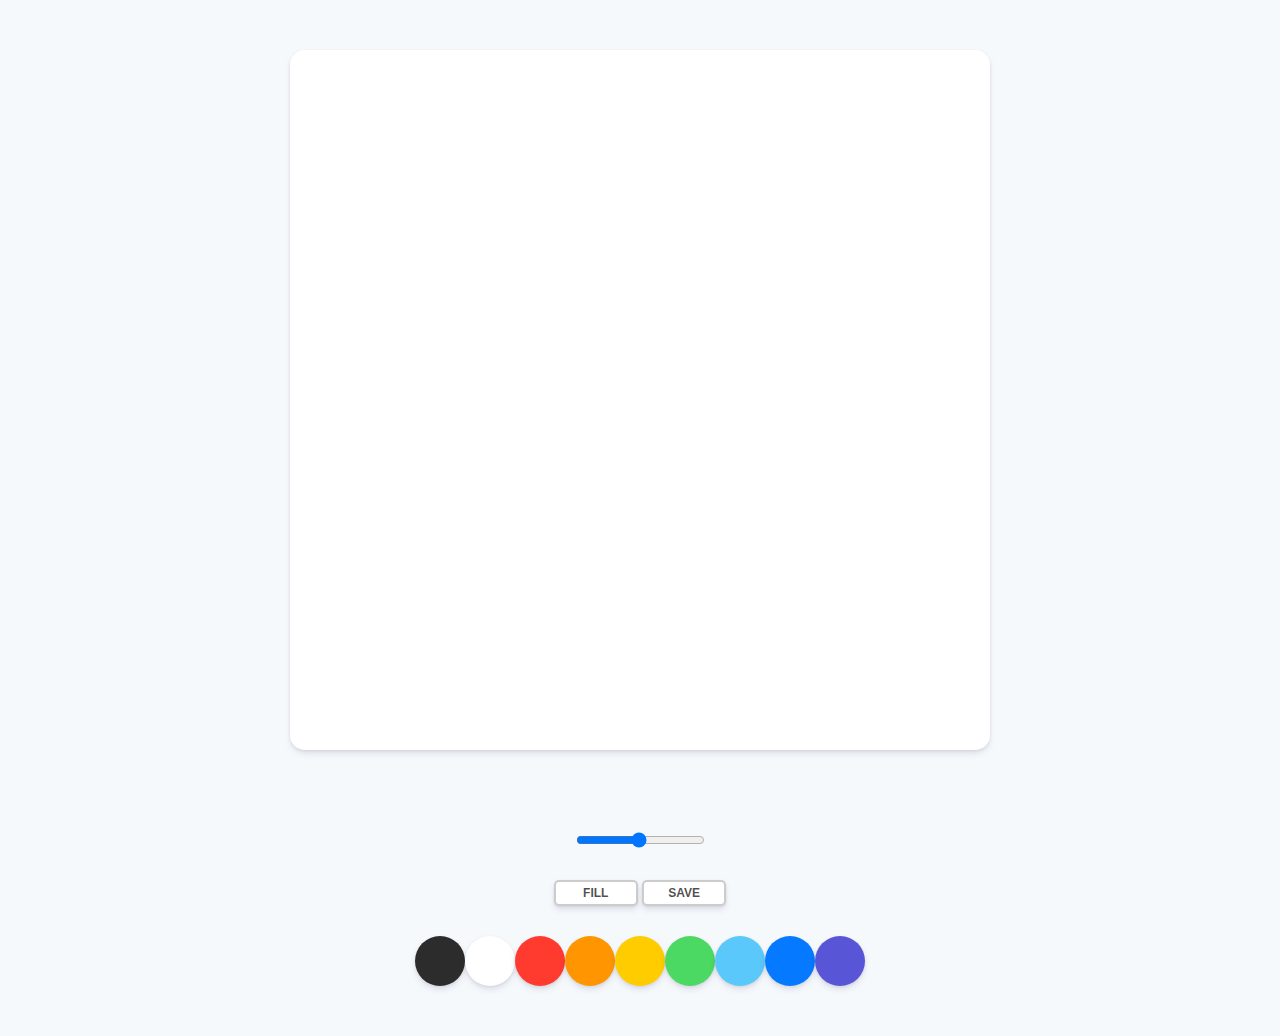
<file: assignment10_painting-board/index.html>
<html lang="en">
<head>
    <meta charset="UTF-8">
    <meta name="viewport" content="width=device-width, initial-scale=1.0">
    <meta http-equiv="X-UA-Compatible" content="ie=edge">
    <link rel="stylesheet" href="styles.css">
    <title>PaintJS</title>
</head>
<body>
    <canvas id="jsCanvas" class="canvas"></canvas>
    <div class="controls">
        <div class="controls_range">
            <input 
            type="range" 
            id="jsRange" 
            min="0.1" 
            max="5.0" 
            value="2.5" 
            step="0.1">
        </div>
        <div class="controls_btns">
            <button id="jsMode">Fill</button>
            <button id="jsSave">Save</button>
        </div>
        <div class="controls_colors" id="colors">
            <div class="controls_color jsColor" style="background-color:#2c2c2c"></div>
            <div class="controls_color jsColor" style="background-color: white"></div>
            <div class="controls_color jsColor" style="background-color:#FF3B30"></div>
            <div class="controls_color jsColor" style="background-color:#FF9500"></div>
            <div class="controls_color jsColor" style="background-color:#FFCC00"></div>
            <div class="controls_color jsColor" style="background-color:#4CD963"></div>
            <div class="controls_color jsColor" style="background-color:#5AC8FA"></div>
            <div class="controls_color jsColor" style="background-color:#0579FF"></div>
            <div class="controls_color jsColor" style="background-color:#5856D6"></div>
        </div>
    </div>
    <script src="app.js"></script>
</body>
</html>
</file>
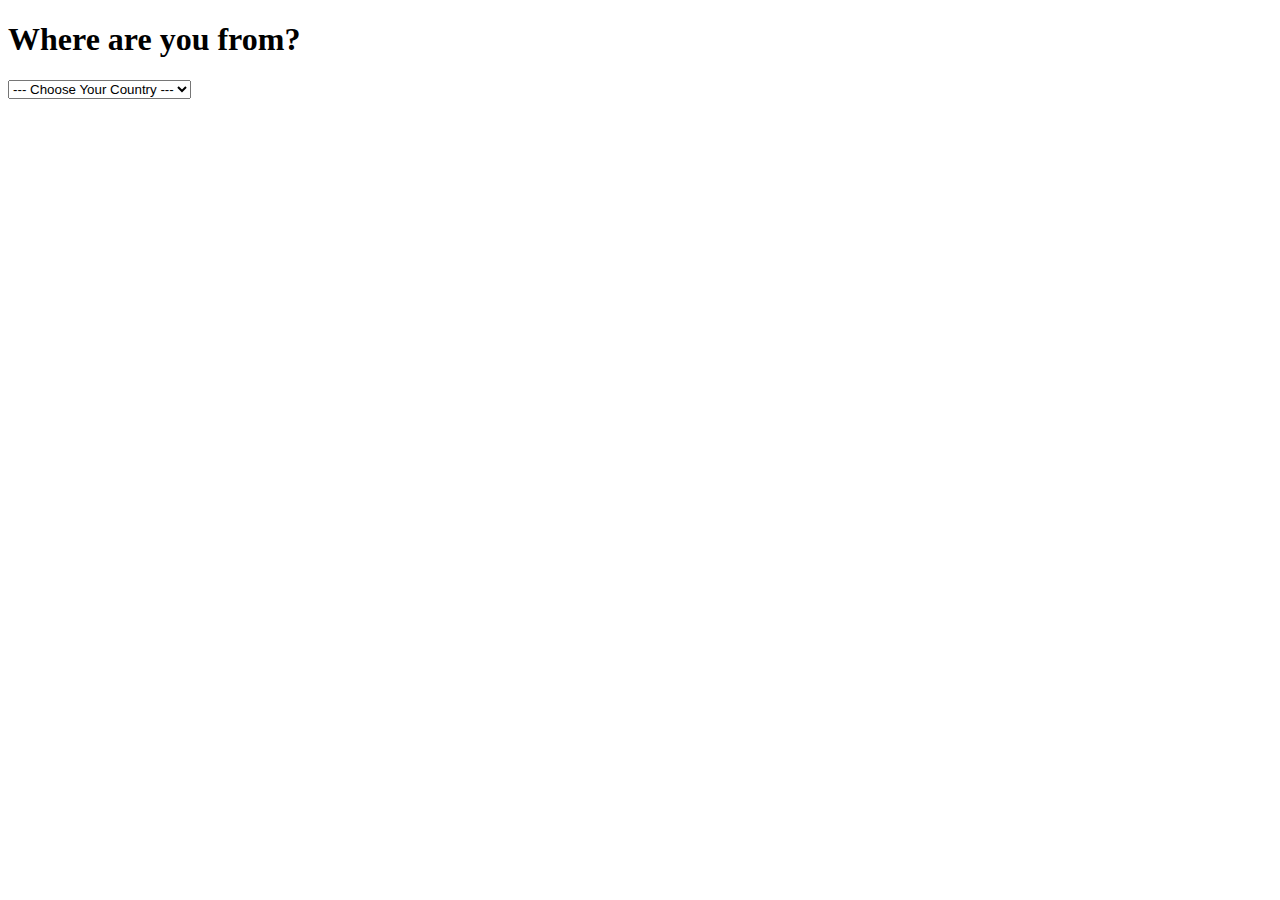
<file: assignment4/index.html>
<!DOCTYPE html>
<html>
  <head>
    <title>Parcel Sandbox</title>
    <meta charset="UTF-8" />
  </head>
  <body>
    <h1>Where are you from?</h1>
    <select class="js-select">
      <option value="NONE">--- Choose Your Country ---</option>
      <option value="KR">Korea</option>
      <option value="GR">Greece</option>
      <option value="TR">Turkey</option>
      <option value="FI">Finland</option>
    </select>
    <script src="./js.js"></script>
  </body>
</html>
</file>
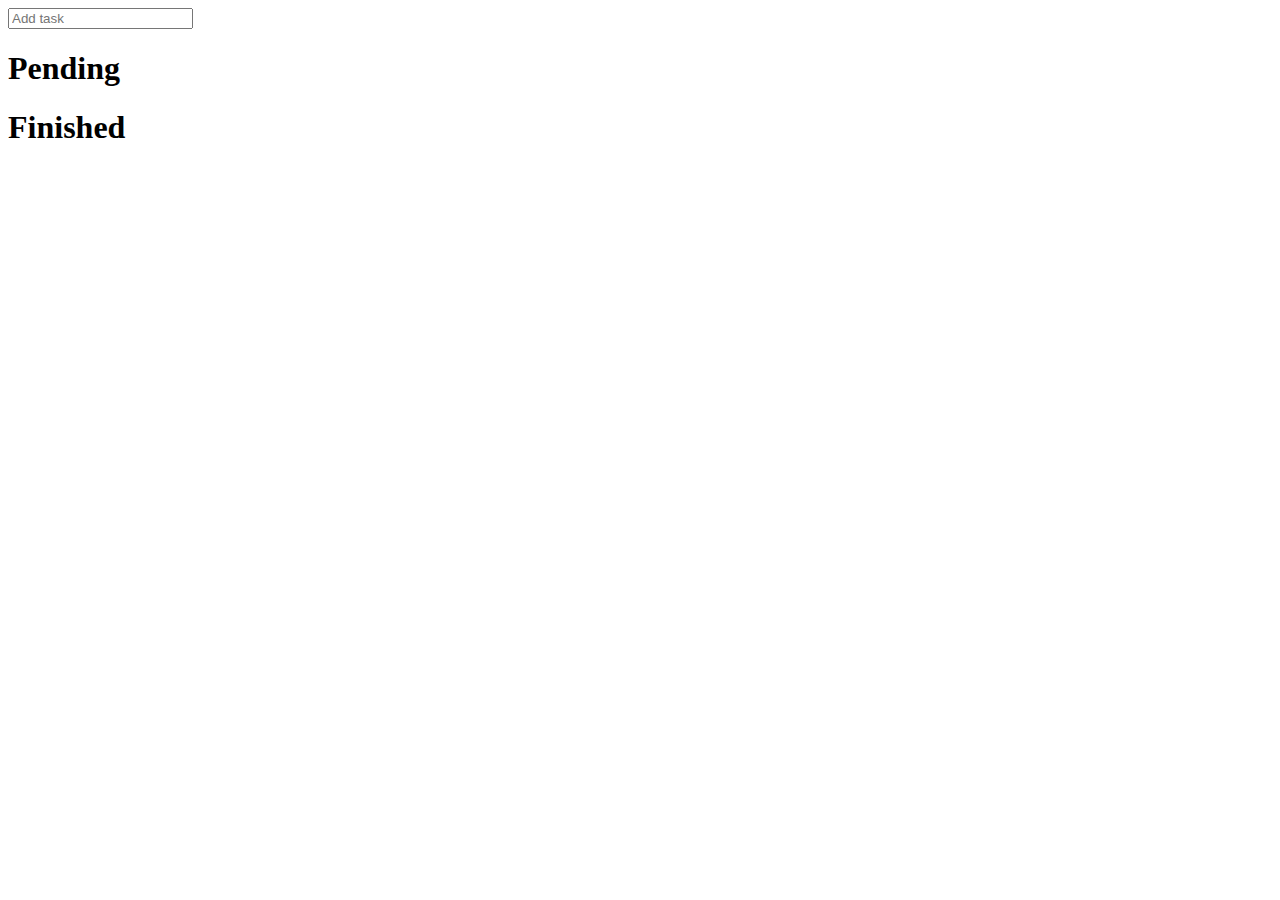
<file: assignment5/index.html>
<!DOCTYPE html>
<html>
  <head>
    <title>Parcel Sandbox</title>
    <meta charset="UTF-8" />
  </head>

  <body>
    
    <form class ="js-form">
        <input type="text" placeholder="Add task"/>
    </form>
    <h1>Pending</h1>
    <ul class="js-pending_list">
            
    </ul>
    <h1>Finished</h1>
    <ul class="js-finished_list">
            
    </ul>
    <script src="./js.js"></script>
  </body>
</html>
</file>
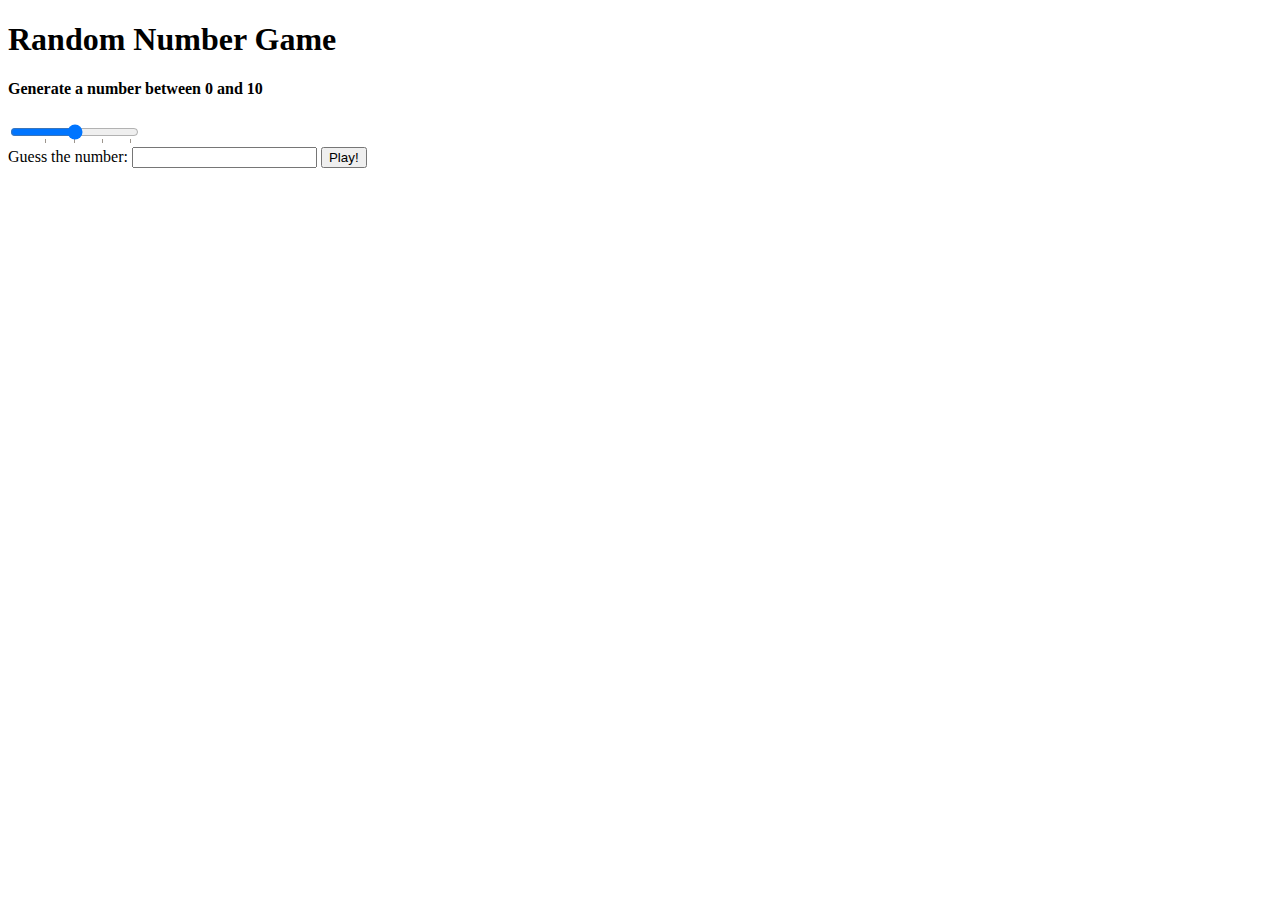
<file: assignment6/index.html>
<!DOCTYPE html>
<html lang="en">
<head>
    <meta charset="UTF-8">
    <meta name="viewport" content="width=device-width, initial-scale=1.0">
    <title>Document</title>
    <link rel="stylesheet" href="style.css">
</head>
<body>
    <h1>Random Number Game</h1>
    <h4>Generate a number between 0 and
        <span class="rangeValue">10</span>
    </h4> 
    <input class="range" type="range" min="0" max="200" list="tickmarks"/>
    <datalist id="tickmarks">
        <option value="50"></option>
        <option value="100"></option>
        <option value="150"></option>
        <option value="200"></option>
    </datalist>
    <div>
        <span >Guess the number:</span>
        <form class="form">
            <input class="myValue" type="number"/>
            <input class="submit" type="submit" value="Play!"/>    
        </form>
        <p></p>
        <span class="result"></span>
    </div>
    <script src="js.js"></script>
</body>
</html>
</file>
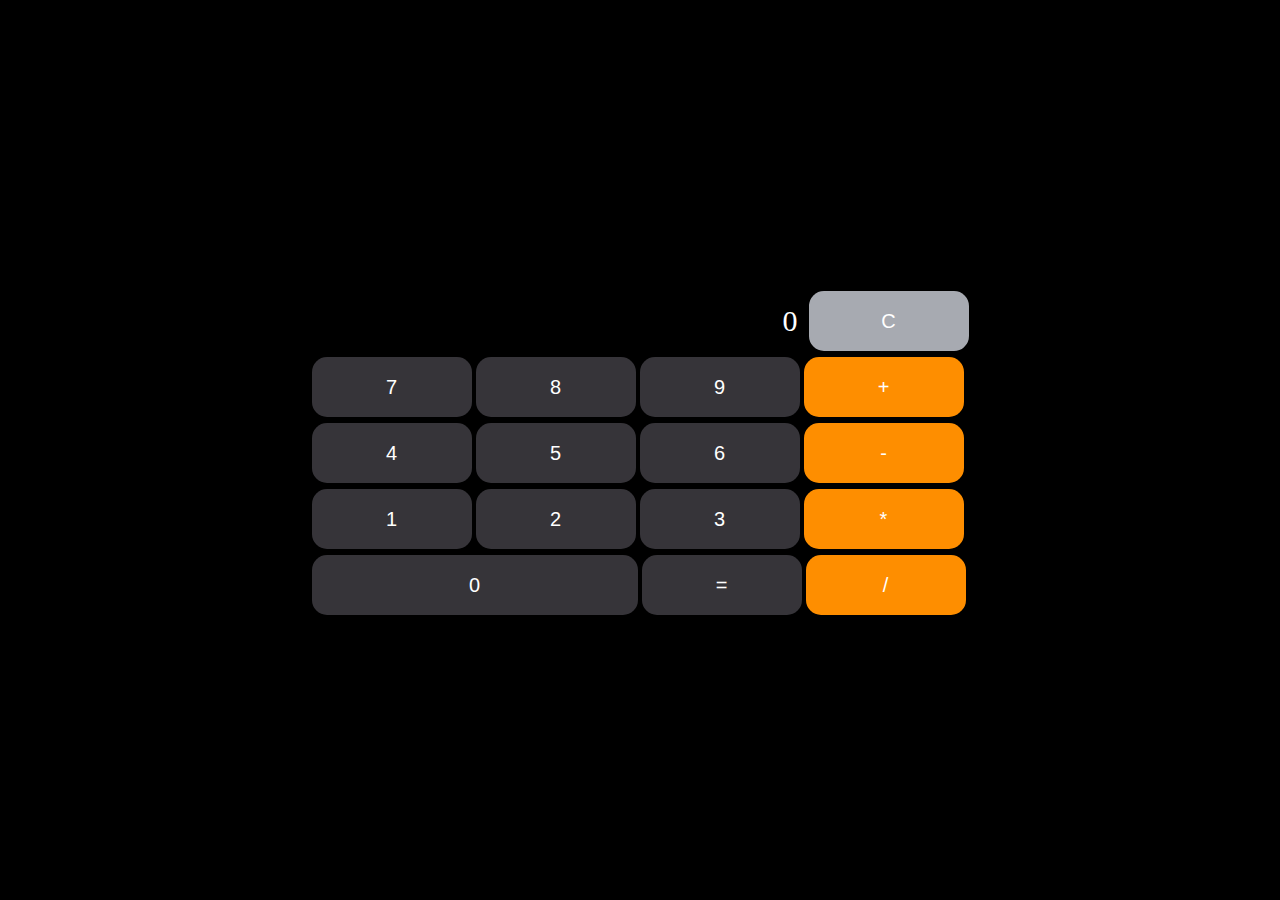
<file: assignment9_calculator/index.html>
<!DOCTYPE html>
<html lang="en">
<head>
    <meta charset="UTF-8">
    <meta name="viewport" content="width=device-width, initial-scale=1.0">
    <title>Document</title>
    <link rel="stylesheet" href="style.css">
</head>
<body>
    <div class="calculator">
        <div class="rows">
            <div class="display">0</div>
            <input class="key clear" type="button" value="C"/>
        </div>
        <div class="rows"></div>
            <input class="key seven" data-type = "number" type="button" value="7"/>
            <input class="key eight" data-type = "number" type="button" value="8"/>
            <input class="key nine" data-type = "number" type="button" value="9"/>
            <input class="key orange" data-key = "plus" data-type = "operator" type="button" value="+"/>
        <div class="rows"></div>
            <input class="key four" data-type = "number" type="button" value="4"/>
            <input class="key five" data-type = "number" type="button" value="5"/>
            <input class="key six" data-type = "number" type="button" value="6"/>
            <input class="key orange" data-key = "minus" data-type = "operator" type="button" value="-"/>
        <div class="rows"></div>
            <input class="key one" data-type = "number" type="button" value="1"/>
            <input class="key two" data-type = "number" type="button" value="2"/>
            <input class="key three" data-type = "number" type="button" value="3"/>
            <input class="key orange" data-key = "multiple" data-type = "operator" type="button" value="*"/>
        <div class="rows"></div>
            <input class="key zero" data-type = "number" type="button" value="0"/>
            <input class="key grey" data-type = "equal"type="button" value="="/>
            <input class="key orange" data-key = "divide" data-type = "operator" type="button" value="/"/>
    </div>


    <script src="js.js"></script>
</body>

</html>
</file>
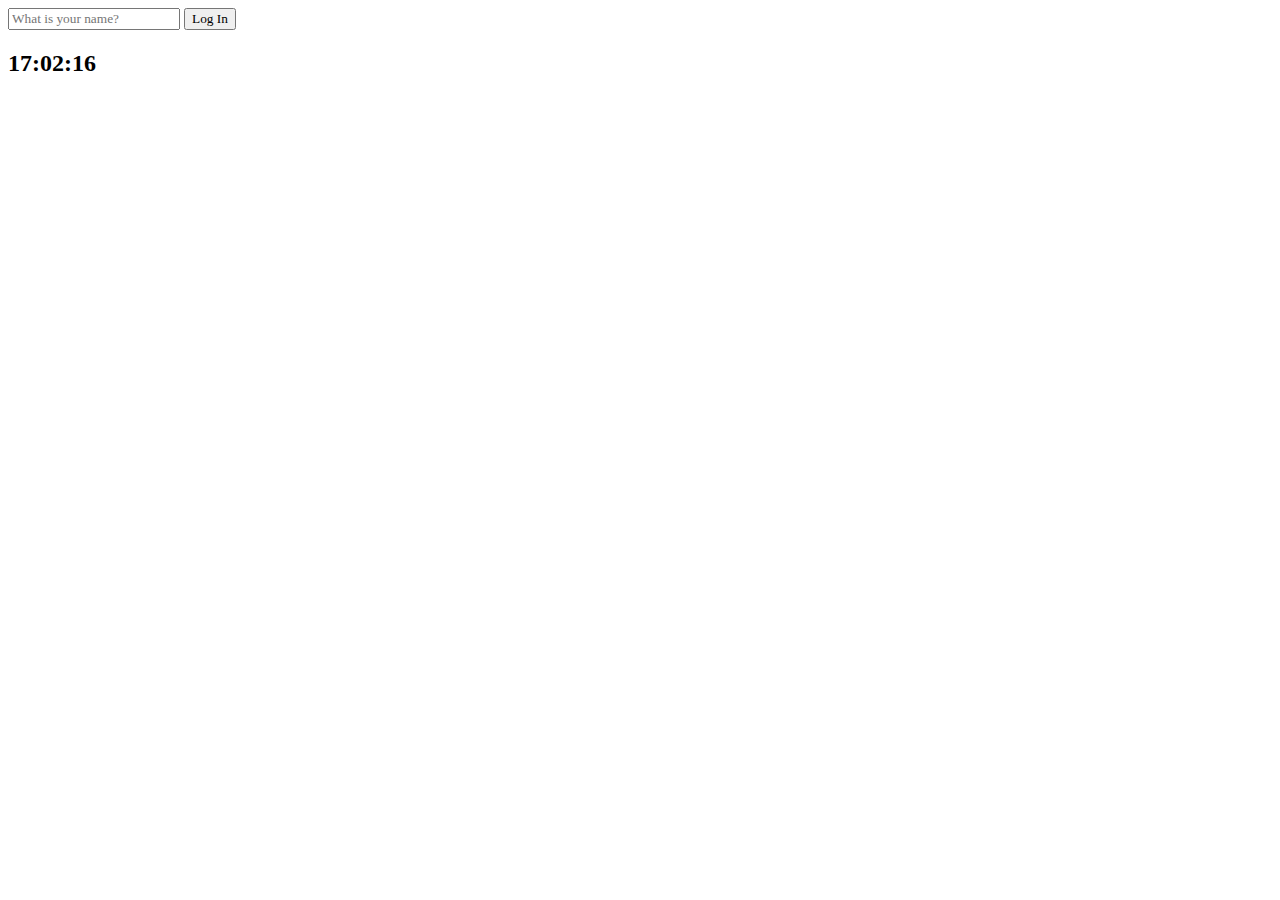
<file: Login/index.html>
<!DOCTYPE html>
<html lang="en">
<head>
    <meta charset="UTF-8">
    <meta name="viewport" content="width=device-width, initial-scale=1.0">
    <link rel="stylesheet" href="style.css">
    <title>Momentum App</title>
</head>
<body>
    <form id="login-form">
        <input required maxlength="15" type="text" placeholder="What is your name?">
        <button>Log In</button>
    </form>
    <h2 id="clock">00:00</h2>
    <h1 id="greeting" class="hidden"></h1>
    <script src="js/greetings.js"></script>
    <Script src="js/clock.js"></Script>
</body>
</html>
</file>
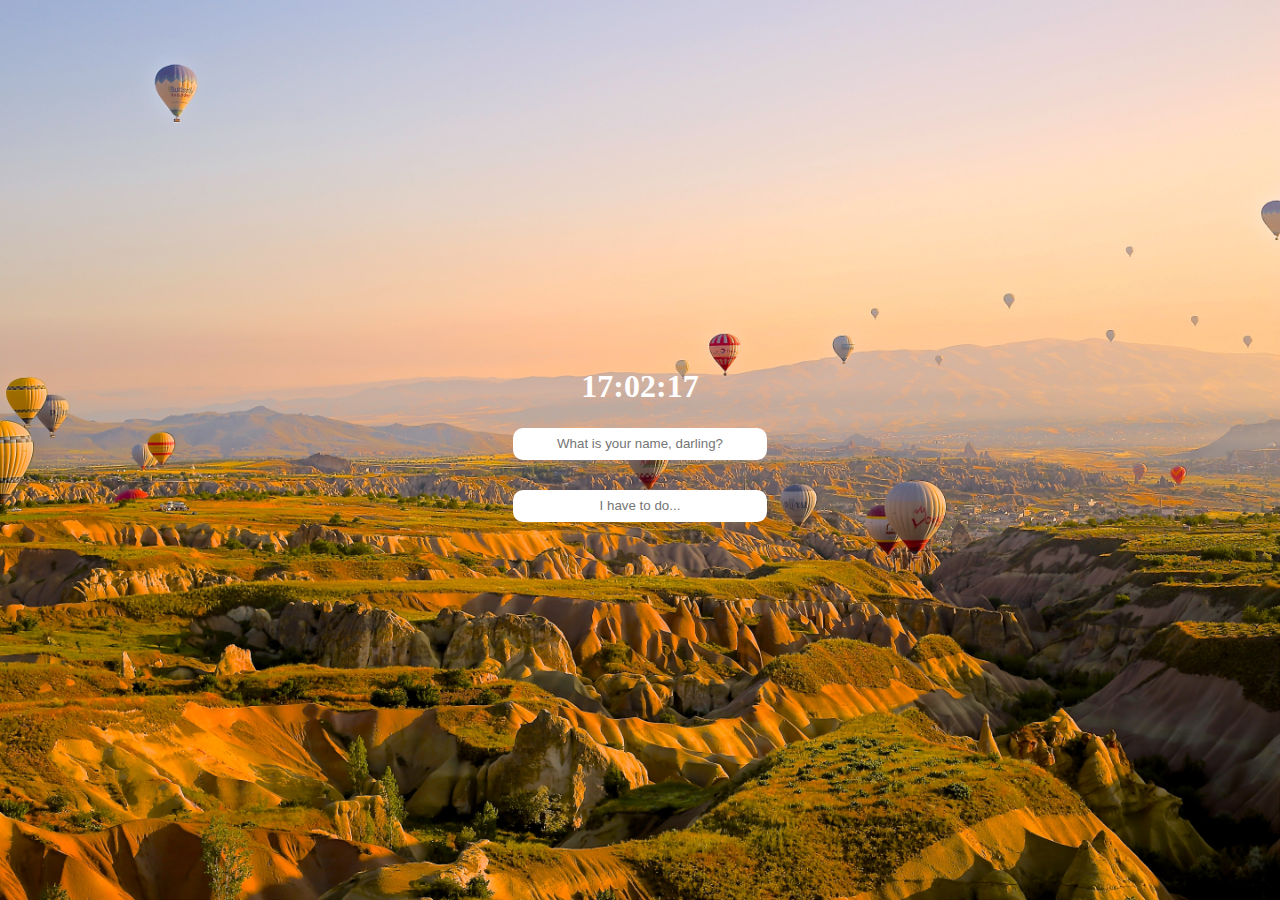
<file: myself/index.html>
<!DOCTYPE html>
<html lang="en">
<head>
    <meta charset="UTF-8">
    <meta name="viewport" content="width=device-width, initial-scale=1.0">
    <title>Yes
 
    </title>
    <link rel="stylesheet" href="style.css">
</head>
<body>

    <header class="js-clock">
    <h1>00:00</h1> 
    </header>

    <div>
        <form class="js-form form">
            <input type="text" placeholder="What is your name, darling?"/>
        </form>
     
    </div>
    <h4 class="js-greeting greeting"></h4> 

    <form class="js-toDoForm">
        <input type="text" placeholder="I have to do..."/> 
    </form>
    <ul class="js-toDoList">

    </ul>

    <span class="js-weather weather"></span>

    <script src="clock.js"></script>
    <script src="greeting.js"></script>
    <script src="todo.js"></script>
    <script src="bg.js"></script>
    <script src="weather.js"></script>
    
</body>
</html>
</file>
<file: assignment6/style.css>
form {
  display: inline;
}

.result {
  font-weight: 800;
}
</file>
<file: assignment9_calculator/style.css>
* {
  margin: 0px;
  padding: 0px;
  box-sizing: border-box;
}

body {
  height: 100vh;
  display: flex;
  justify-content: center;
  align-items: center;
  background-color: #000000;
}

input {
  height: 60px;
  width: 160px;
  border-radius: 15px;
  border-style: none;
  font-size: 20px;
  color: white;
  outline: none;
  cursor: pointer;
}

.calculator div:first-child {
  display: flex;
  align-items: center;
}

[data-type="number"],
.grey {
  background-color: rgb(54, 52, 57);
}

[data-type="number"]:active,
.grey:active {
  background-color: rgb(54, 52, 57, 0.7);
}

.orange {
  background-color: rgb(254, 142, 0);
}

.orange:active {
  background-color: rgb(254, 144, 0, 0.7);
}

.clear {
  background-color: rgb(167, 170, 177);
  margin-left: 5px;
}

.clear:active {
  background-color: rgb(167, 170, 177, 0.8);
}

.display {
  width: 492px;
  background-color: #000000;
  font-size: 30px;
  justify-content: flex-end;
  color: white;
  padding: 0px 6px;
}

.zero {
  width: 326px;
}

.rows {
  margin-top: 6px;
}
</file>
<file: Login/style.css>
* {
  font-family: Cambria, Cochin, Georgia, Times, "Times New Roman", serif;
}

.hidden {
  display: none;
}
</file>
<file: myself/style.css>
body {
  display: flex;
  flex-direction: column;
  justify-content: center;
  align-items: center;
  height: 100vh;
  margin: 0px;
  background-color: rgba(0, 0, 0, 0.3);
}

h1 {
  color: white;
}

input {
  border: none;
  width: 250px;
  height: 30px;
  border-radius: 10px;
  text-align: center;
}

.clicked {
  color: salmon;
}

.form,
.greeting {
  display: none;
}

.showing {
  display: block;
  color: white;
  font-size: 25px;
}

form:first-child {
  margin-bottom: 30px;
}

ul {
  color: white;
}

.bgimg {
  position: absolute;
  top: 0;
  left: 0;
  bottom: 0;
  width: 100%;
  height: 100vh;
  z-index: -1;
  transition: all 0.5s linear;
}

.weather {
  color: white;
}
</file>
<file: assignment10_painting-board/styles.css>
@import "reset.css";

body {
  background-color: #f6f9fc;
  font-family: -apple-system, BlinkMacSystemFont, "Segoe UI", Roboto, Oxygen,
    Ubuntu, Cantarell, "Open Sans", "Helvetica Neue", sans-serif;
  display: flex;
  flex-direction: column;
  align-items: center;
  padding: 50px 0px;
}

.canvas {
  width: 700px;
  height: 700px;
  background-color: white;
  border-radius: 15px;
  box-shadow: 0 4px 6px rgba(50, 50, 93, 0.11), 0 1px 3px rgba(0, 0, 0, 0.08);
}

.controls {
  margin-top: 80px;
  display: flex;
  flex-direction: column;
  align-items: center;
}

.controls .controls_btns {
  margin-bottom: 30px;
}

.controls_btns button {
  all: unset;
  cursor: pointer;
  background-color: white;
  padding: 5px 0px;
  width: 80px;
  text-align: center;
  border-radius: 5px;
  box-shadow: 0 4px 6px rgba(50, 50, 93, 0.11), 0 1px 3px rgba(0, 0, 0, 0.08);
  border: 2px solid rgba(0, 0, 0, 0.2);
  color: rgba(0, 0, 0, 0.7);
  text-transform: uppercase;
  font-weight: 800;
  font-size: 12px;
}

.controls_btns button:active {
  transform: scale(0.98);
}

.controls_colors .controls_color {
  width: 50px;
  height: 50px;
  border-radius: 50%;
  cursor: pointer;
  box-shadow: 0 4px 6px rgba(50, 50, 93, 0.11), 0 1px 3px rgba(0, 0, 0, 0.08);
}

.controls .controls_colors {
  display: flex;
}

.controls .controls_range {
  margin-bottom: 30px;
}
</file>
